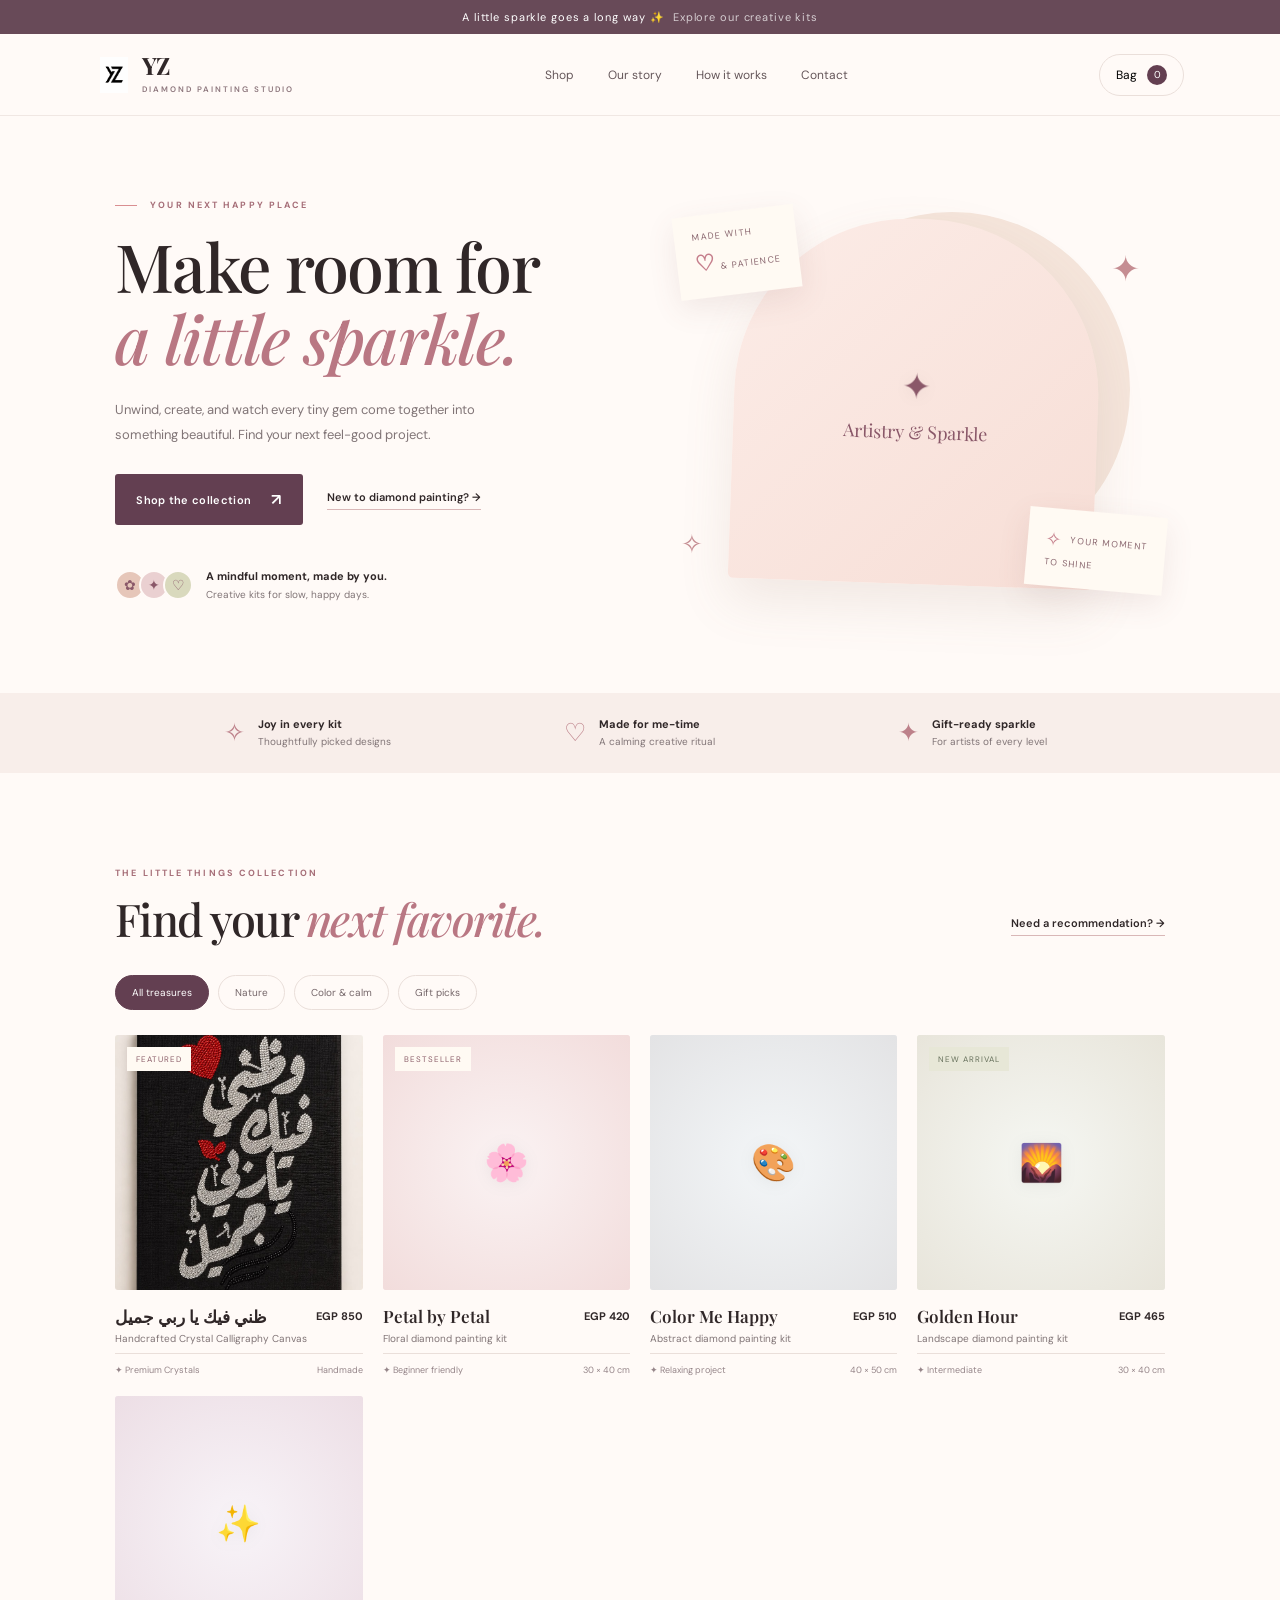
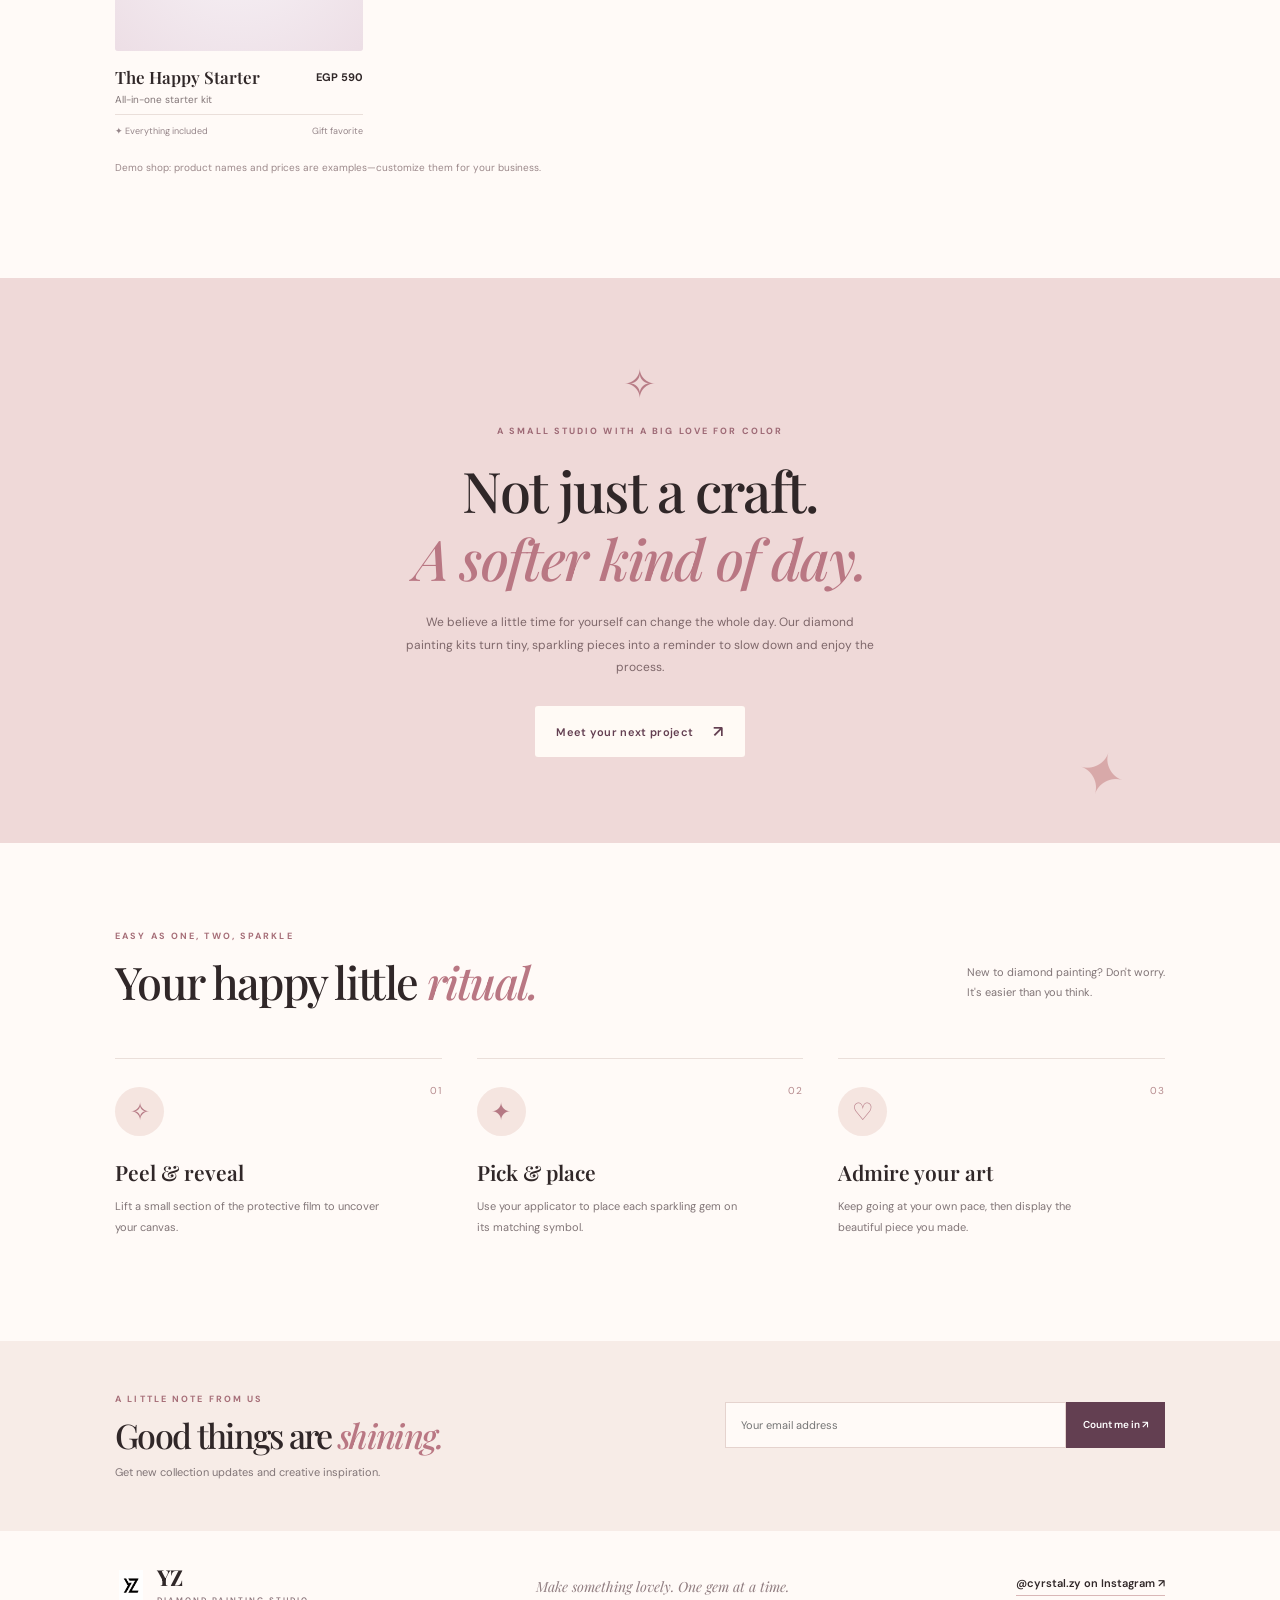
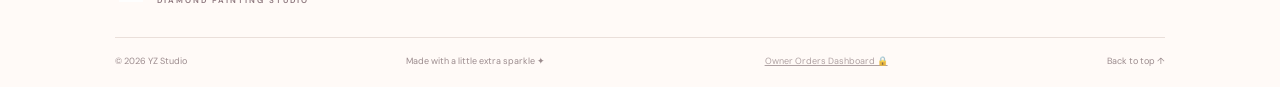
<file: index.html>
<!DOCTYPE html>
<html lang="en">
<head>
  <meta charset="UTF-8">
  <meta name="viewport" content="width=device-width, initial-scale=1.0">
  <meta name="theme-color" content="#fff8f5">
  <meta name="description" content="Discover beautiful diamond painting kits, sparkling art supplies, and thoughtful handmade gifts.">
  <title>YZ | Diamond Painting Studio</title>
  <link rel="preconnect" href="https://fonts.googleapis.com">
  <link rel="preconnect" href="https://fonts.gstatic.com" crossorigin>
  <link href="https://fonts.googleapis.com/css2?family=DM+Sans:wght@400;500;600;700&family=Playfair+Display:wght@500;600;700&display=swap" rel="stylesheet">
  <link rel="stylesheet" href="style.css?v=2">
  <script src="script.js?v=2" defer></script>
</head>
<body>
  <div class="announcement">A little sparkle goes a long way ✨ <span>Explore our creative kits</span></div>
  <header class="site-header">
    <a class="brand" href="#home" aria-label="YZ home">
      <img src="logo.png" alt="YZ Logo" class="brand-logo-img"><span>YZ<small>DIAMOND PAINTING STUDIO</small></span>
    </a>
    <button class="menu-toggle" id="menuToggle" aria-label="Open menu" aria-expanded="false">☰</button>
    <nav class="main-nav" id="mainNav">
      <a href="#shop">Shop</a><a href="#about">Our story</a><a href="#how-it-works">How it works</a><a href="https://www.instagram.com/cyrstal.zy?obrf=MWVlNjk5ZWZmbjJ0YQ==" target="_blank" rel="noopener noreferrer">Contact</a>
    </nav>
    <button class="cart-button" id="cartOpen" aria-label="Open shopping bag">Bag <span id="cartCount">0</span></button>
  </header>

  <main>
    <section class="hero" id="home">
      <div class="hero-copy">
        <p class="eyebrow"><span></span> YOUR NEXT HAPPY PLACE</p>
        <h1>Make room for<br><em>a little sparkle.</em></h1>
        <p class="hero-description">Unwind, create, and watch every tiny gem come together into something beautiful. Find your next feel-good project.</p>
        <div class="hero-actions"><a class="button button-dark" href="#shop">Shop the collection <span>↗</span></a><a class="text-link" href="#how-it-works">New to diamond painting? <span>→</span></a></div>
        <div class="hero-note"><div class="avatar-stack"><span>✿</span><span>✦</span><span>♡</span></div><p><strong>A mindful moment, made by you.</strong><br>Creative kits for slow, happy days.</p></div>
      </div>
      <div class="hero-art">
        <div class="sun-disc"></div>
        <div class="hero-image-frame placeholder-frame"><div class="art-placeholder-content"><span class="placeholder-icon">✦</span><span>Artistry & Sparkle</span></div></div>
        <div class="floating-note note-top">MADE WITH<br><b>♡</b> & PATIENCE</div>
        <div class="floating-note note-bottom"><span>✧</span> YOUR MOMENT<br>TO SHINE</div>
        <div class="sparkle sparkle-one">✦</div><div class="sparkle sparkle-two">✧</div>
      </div>
    </section>

    <section class="benefits" aria-label="Why shop with us">
      <div><span>✧</span><p><strong>Joy in every kit</strong><small>Thoughtfully picked designs</small></p></div>
      <div><span>♡</span><p><strong>Made for me-time</strong><small>A calming creative ritual</small></p></div>
      <div><span>✦</span><p><strong>Gift-ready sparkle</strong><small>For artists of every level</small></p></div>
    </section>

    <section class="shop-section section-wrap" id="shop">
      <div class="section-heading"><div><p class="eyebrow">THE LITTLE THINGS COLLECTION</p><h2>Find your <em>next favorite.</em></h2></div><a class="text-link desktop-link" href="https://www.instagram.com/cyrstal.zy?obrf=MWVlNjk5ZWZmbjJ0YQ==" target="_blank" rel="noopener noreferrer">Need a recommendation? →</a></div>
      <div class="filter-row" role="group" aria-label="Filter products">
        <button class="filter-chip active" data-filter="all">All treasures</button><button class="filter-chip" data-filter="nature">Nature</button><button class="filter-chip" data-filter="abstract">Color & calm</button><button class="filter-chip" data-filter="gifts">Gift picks</button>
      </div>
      <div class="product-grid" id="productGrid">
        <article class="product-card" data-category="gifts">
          <div class="product-image"><span class="product-tag">FEATURED</span><img src="product1.jpg" alt="ظني فيك يا ربي جميل - Diamond Painting Poster" style="width:100%; height:100%; object-fit:cover;"><button class="quick-add" data-id="zanni">＋ Add to bag</button></div>
          <div class="product-info"><div><h3>ظني فيك يا ربي جميل</h3><p>Handcrafted Crystal Calligraphy Canvas</p></div><strong class="price">EGP 850</strong></div><div class="product-meta"><span>✦ Premium Crystals</span><span>Handmade</span></div>
        </article>
        <article class="product-card" data-category="nature">
          <div class="product-image product-pink"><span class="product-tag">BESTSELLER</span><div class="product-placeholder"><span class="placeholder-icon">🌸</span></div><button class="quick-add" data-id="bloom">＋ Add to bag</button></div>
          <div class="product-info"><div><h3>Petal by Petal</h3><p>Floral diamond painting kit</p></div><strong class="price">EGP 420</strong></div><div class="product-meta"><span>✦ Beginner friendly</span><span>30 × 40 cm</span></div>
        </article>
        <article class="product-card" data-category="abstract">
          <div class="product-image product-blue"><div class="product-placeholder"><span class="placeholder-icon">🎨</span></div><button class="quick-add" data-id="color">＋ Add to bag</button></div>
          <div class="product-info"><div><h3>Color Me Happy</h3><p>Abstract diamond painting kit</p></div><strong class="price">EGP 510</strong></div><div class="product-meta"><span>✦ Relaxing project</span><span>40 × 50 cm</span></div>
        </article>
        <article class="product-card" data-category="nature">
          <div class="product-image product-green"><span class="product-tag tag-new">NEW ARRIVAL</span><div class="product-placeholder"><span class="placeholder-icon">🌄</span></div><button class="quick-add" data-id="golden">＋ Add to bag</button></div>
          <div class="product-info"><div><h3>Golden Hour</h3><p>Landscape diamond painting kit</p></div><strong class="price">EGP 465</strong></div><div class="product-meta"><span>✦ Intermediate</span><span>30 × 40 cm</span></div>
        </article>
        <article class="product-card" data-category="gifts">
          <div class="product-image product-lilac"><div class="product-placeholder"><span class="placeholder-icon">✨</span></div><button class="quick-add" data-id="starter">＋ Add to bag</button></div>
          <div class="product-info"><div><h3>The Happy Starter</h3><p>All-in-one starter kit</p></div><strong class="price">EGP 590</strong></div><div class="product-meta"><span>✦ Everything included</span><span>Gift favorite</span></div>
        </article>
      </div>
      <p class="demo-note">Demo shop: product names and prices are examples—customize them for your business.</p>
    </section>

    <section class="quote-section" id="about"><div class="quote-sparkle">✧</div><p class="eyebrow">A SMALL STUDIO WITH A BIG LOVE FOR COLOR</p><h2>Not just a craft.<br><em>A softer kind of day.</em></h2><p class="quote-copy">We believe a little time for yourself can change the whole day. Our diamond painting kits turn tiny, sparkling pieces into a reminder to slow down and enjoy the process.</p><a href="#shop" class="button button-light">Meet your next project <span>↗</span></a><div class="quote-decoration">✦</div></section>

    <section class="steps-section section-wrap" id="how-it-works">
      <div class="section-heading"><div><p class="eyebrow">EASY AS ONE, TWO, SPARKLE</p><h2>Your happy little <em>ritual.</em></h2></div><p class="heading-side">New to diamond painting? Don't worry.<br>It's easier than you think.</p></div>
      <div class="steps-grid"><div class="step"><span class="step-number">01</span><div class="step-icon">✧</div><h3>Peel & reveal</h3><p>Lift a small section of the protective film to uncover your canvas.</p></div><div class="step"><span class="step-number">02</span><div class="step-icon">✦</div><h3>Pick & place</h3><p>Use your applicator to place each sparkling gem on its matching symbol.</p></div><div class="step"><span class="step-number">03</span><div class="step-icon">♡</div><h3>Admire your art</h3><p>Keep going at your own pace, then display the beautiful piece you made.</p></div></div>
    </section>

    <section class="newsletter"><div><p class="eyebrow">A LITTLE NOTE FROM US</p><h2>Good things are <em>shining.</em></h2><p>Get new collection updates and creative inspiration.</p></div><form id="newsletterForm" class="newsletter-form"><label class="sr-only" for="emailInput">Your email address</label><input id="emailInput" type="email" placeholder="Your email address" required><button type="submit">Count me in ↗</button><p id="newsletterMessage" aria-live="polite"></p></form></section>
  </main>

  <footer class="site-footer" id="contact"><div class="footer-top"><a class="brand brand-footer" href="#home"><img src="logo.png" alt="YZ Logo" class="brand-logo-img"><span>YZ<small>DIAMOND PAINTING STUDIO</small></span></a><p>Make something lovely. One gem at a time.</p><a class="text-link" href="https://www.instagram.com/cyrstal.zy?obrf=MWVlNjk5ZWZmbjJ0YQ==" target="_blank" rel="noopener noreferrer">@cyrstal.zy on Instagram ↗</a></div><div class="footer-bottom"><span>© <span id="year"></span> YZ Studio</span><span>Made with a little extra sparkle ✦</span><a href="admin.html" style="text-decoration: underline; opacity:0.8;">Owner Orders Dashboard 🔒</a><a href="#home">Back to top ↑</a></div></footer>

  <div class="cart-overlay" id="cartOverlay" aria-hidden="true">
    <div class="cart-panel" role="dialog" aria-modal="true" aria-labelledby="cartTitle"><div class="cart-heading"><div><p class="eyebrow">YOUR LITTLE TREASURES</p><h2 id="cartTitle">Your bag <span id="cartCountHeading">(0)</span></h2></div><button id="cartClose" class="close-cart" aria-label="Close shopping bag">×</button></div><div id="cartItems" class="cart-items"><p class="empty-cart">Your bag is waiting for a little sparkle ✧</p></div><div class="cart-bottom"><div class="cart-total"><span>Subtotal</span><strong id="cartTotal">EGP 0</strong></div><p class="cart-disclaimer">Instant checkout with InstaPay or Cash on Delivery (COD).</p><button id="checkoutButton" class="button button-dark checkout-button">Proceed to Checkout ↗</button></div></div>
  </div>

  <!-- Real Checkout Modal -->
  <div class="checkout-overlay" id="checkoutOverlay" aria-hidden="true">
    <div class="checkout-modal" role="dialog" aria-modal="true" aria-labelledby="checkoutModalTitle">
      <div class="checkout-header">
        <div>
          <p class="eyebrow">SECURE CHECKOUT</p>
          <h2 id="checkoutModalTitle">Complete Your Order</h2>
        </div>
        <button id="checkoutClose" class="close-cart" aria-label="Close checkout">×</button>
      </div>

      <div class="checkout-body">
        <div class="order-summary-box">
          <div class="summary-row">
            <span>Items Total</span>
            <strong id="checkoutSummaryTotal">EGP 0</strong>
          </div>
          <div id="checkoutSummaryList" class="checkout-mini-list"></div>
        </div>

        <form id="orderForm" class="order-form">
          <h3 class="form-section-title">1. Shipping Details</h3>
          <div class="form-group">
            <label for="custName">Full Name *</label>
            <input type="text" id="custName" required placeholder="e.g. Sara Ahmed">
          </div>
          <div class="form-group">
            <label for="custEmail">Your Email Address (To receive order receipt) *</label>
            <input type="email" id="custEmail" required placeholder="e.g. sara@example.com">
          </div>
          <div class="form-group">
            <label for="custPhone">Phone Number / WhatsApp *</label>
            <input type="tel" id="custPhone" required placeholder="e.g. 010xxxxxxxx">
          </div>
          <div class="form-group">
            <label for="custCity">City / Governorate *</label>
            <input type="text" id="custCity" required placeholder="e.g. Cairo, Alexandria, Giza...">
          </div>
          <div class="form-group">
            <label for="custAddress">Full Delivery Address *</label>
            <textarea id="custAddress" required rows="2" placeholder="Building, Street, Apartment No."></textarea>
          </div>

          <h3 class="form-section-title">2. Choose Payment Method</h3>
          <div class="payment-options">
            <label class="payment-option">
              <input type="radio" name="paymentMethod" value="instapay" checked>
              <div class="payment-option-text">
                <strong>⚡ InstaPay Transfer</strong>
                <p>Transfer instantly via InstaPay app or IPA address</p>
              </div>
            </label>
            <label class="payment-option">
              <input type="radio" name="paymentMethod" value="cod">
              <div class="payment-option-text">
                <strong>💵 Cash on Delivery (COD)</strong>
                <p>Pay in cash directly upon receipt of your package</p>
              </div>
            </label>
          </div>

          <div id="instapayDetails" class="instapay-details-box">
            <p><strong>InstaPay Account / Handle:</strong></p>
            <div class="instapay-pill">
              <span>crystal.zy@instapay</span>
              <button type="button" id="copyInstapayBtn">Copy</button>
            </div>
            <small>After placing the order, send payment confirmation / screenshot on Instagram: <a href="https://www.instagram.com/cyrstal.zy?obrf=MWVlNjk5ZWZmbjJ0YQ==" target="_blank">@cyrstal.zy</a></small>
          </div>

          <button type="submit" id="placeOrderBtn" class="button button-dark place-order-btn">Confirm & Place Order ✦</button>
        </form>
      </div>
    </div>
  </div>

  <!-- Order Success Confirmation Modal -->
  <div class="success-overlay" id="successOverlay" aria-hidden="true">
    <div class="success-modal">
      <div class="success-icon">✓</div>
      <h2>Order Received!</h2>
      <p id="successMessage">Thank you! Your order has been placed successfully.</p>
      <div class="success-details" id="successOrderDetails"></div>
      <div style="display:flex; flex-direction:column; gap:10px; margin-top:10px;">
        <a id="successWhatsAppBtn" href="#" target="_blank" class="button button-dark" style="background:#25D366; color:white; border-color:#25D366;">Confirm via WhatsApp 💬</a>
        <a id="successInstaBtn" href="https://www.instagram.com/cyrstal.zy?obrf=MWVlNjk5ZWZmbjJ0YQ==" target="_blank" class="button button-dark">Chat on Instagram @cyrstal.zy ↗</a>
      </div>
      <button id="successCloseBtn" class="text-link" style="margin-top:15px; background:none; border:none; cursor:pointer;">Close & Continue Shopping</button>
    </div>
  </div>

  <div id="toast" class="toast" role="status" aria-live="polite"></div>
</body>
</html>
</file>
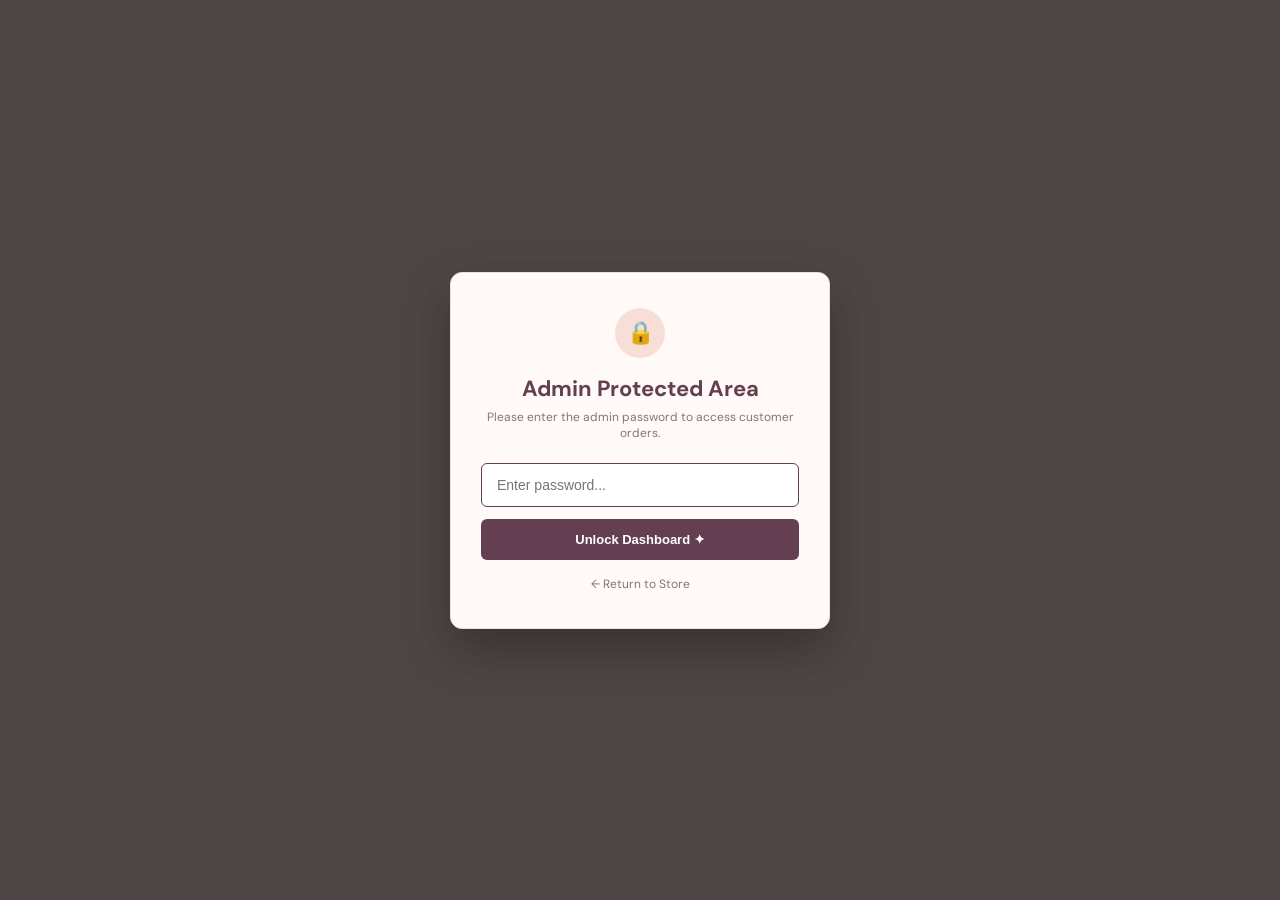
<file: admin.html>
<!DOCTYPE html>
<html lang="en">
<head>
  <meta charset="UTF-8">
  <meta name="viewport" content="width=device-width, initial-scale=1.0">
  <title>YZ Studio - Admin Orders Dashboard</title>
  <link rel="preconnect" href="https://fonts.googleapis.com">
  <link rel="preconnect" href="https://fonts.gstatic.com" crossorigin>
  <link href="https://fonts.googleapis.com/css2?family=DM+Sans:wght@400;500;600;700&display=swap" rel="stylesheet">
  <style>
    :root {
      --ink: #302728;
      --muted: #817577;
      --cream: #fffaf7;
      --plum: #633f51;
      --rose: #d98e91;
      --line: #eadfda;
      --white: #fff;
    }
    * { box-sizing: border-box; }
    body {
      margin: 0;
      background: #fbf5f2;
      color: var(--ink);
      font-family: 'DM Sans', sans-serif;
    }
    
    /* Login Screen Modal */
    .login-container {
      position: fixed;
      inset: 0;
      background: rgba(48, 39, 40, 0.85);
      backdrop-filter: blur(10px);
      display: flex;
      align-items: center;
      justify-content: center;
      z-index: 1000;
      padding: 20px;
    }
    .login-card {
      background: var(--cream);
      padding: 35px 30px;
      border-radius: 12px;
      max-width: 380px;
      width: 100%;
      text-align: center;
      box-shadow: 0 20px 50px rgba(0,0,0,0.3);
      border: 1px solid var(--line);
    }
    .login-icon {
      width: 50px;
      height: 50px;
      background: #f7ded6;
      color: var(--plum);
      border-radius: 50%;
      display: grid;
      place-items: center;
      font-size: 22px;
      margin: 0 auto 16px;
    }
    .login-card h2 {
      margin: 0 0 6px;
      font-size: 22px;
      color: var(--plum);
    }
    .login-card p {
      color: var(--muted);
      font-size: 12px;
      margin: 0 0 22px;
    }
    .login-input {
      width: 100%;
      padding: 13px 15px;
      border: 1px solid #d9c4bd;
      border-radius: 6px;
      font-size: 14px;
      margin-bottom: 12px;
      outline: none;
      background: white;
    }
    .login-input:focus {
      border-color: var(--plum);
    }
    .login-btn {
      width: 100%;
      padding: 13px;
      background: var(--plum);
      color: white;
      border: 0;
      border-radius: 6px;
      font-weight: 600;
      font-size: 13px;
      cursor: pointer;
      transition: background .2s;
    }
    .login-btn:hover {
      background: #4d3040;
    }
    .login-error {
      color: #d9534f;
      font-size: 11px;
      margin-top: 10px;
      display: none;
    }
    .back-home-link {
      display: inline-block;
      margin-top: 16px;
      color: var(--muted);
      font-size: 12px;
      text-decoration: none;
    }
    .back-home-link:hover {
      color: var(--plum);
    }

    /* Dashboard Layout */
    .dashboard-content {
      display: none;
      padding: 30px 5%;
    }
    .header {
      display: flex;
      justify-content: space-between;
      align-items: center;
      flex-wrap: wrap;
      gap: 15px;
      margin-bottom: 25px;
      padding-bottom: 20px;
      border-bottom: 1px solid var(--line);
    }
    h1 { margin: 0; font-size: 26px; color: var(--plum); }
    .header-actions { display: flex; gap: 10px; flex-wrap: wrap; }
    .btn {
      padding: 10px 18px;
      border-radius: 4px;
      font-size: 12px;
      font-weight: 600;
      text-decoration: none;
      border: 1px solid var(--plum);
      cursor: pointer;
      display: inline-flex;
      align-items: center;
      gap: 6px;
    }
    .btn-dark { background: var(--plum); color: white; }
    .btn-outline { background: white; color: var(--plum); }
    .btn-danger { background: #d9534f; color: white; border-color: #d9534f; }
    .stats {
      display: grid;
      grid-template-columns: repeat(auto-fit, minmax(200px, 1fr));
      gap: 15px;
      margin-bottom: 25px;
    }
    .stat-card {
      background: white;
      padding: 18px 20px;
      border-radius: 8px;
      border: 1px solid var(--line);
    }
    .stat-card span { font-size: 11px; color: var(--muted); text-transform: uppercase; letter-spacing: 1px; }
    .stat-card strong { display: block; font-size: 24px; margin-top: 5px; color: var(--plum); }
    .table-container {
      background: white;
      border-radius: 8px;
      border: 1px solid var(--line);
      overflow-x: auto;
      box-shadow: 0 4px 14px rgba(0,0,0,0.03);
    }
    table { width: 100%; border-collapse: collapse; text-align: left; font-size: 13px; }
    th {
      background: #faf0ec;
      padding: 14px 16px;
      font-weight: 600;
      color: var(--plum);
      border-bottom: 1px solid var(--line);
      white-space: nowrap;
    }
    td { padding: 14px 16px; border-bottom: 1px solid #f2e9e6; vertical-align: top; }
    tr:last-child td { border-bottom: none; }
    .tag {
      display: inline-block;
      padding: 4px 8px;
      border-radius: 12px;
      font-size: 10px;
      font-weight: 700;
    }
    .tag-instapay { background: #e0f2fe; color: #0369a1; }
    .tag-cod { background: #fef3c7; color: #92400e; }
    .empty-state {
      padding: 60px 20px;
      text-align: center;
      color: var(--muted);
    }
  </style>
</head>
<body>

  <!-- Secure Password Modal -->
  <div class="login-container" id="loginModal">
    <div class="login-card">
      <div class="login-icon">🔒</div>
      <h2>Admin Protected Area</h2>
      <p>Please enter the admin password to access customer orders.</p>
      
      <form id="loginForm">
        <input type="password" id="adminPassInput" class="login-input" placeholder="Enter password..." required autofocus>
        <button type="submit" class="login-btn">Unlock Dashboard ✦</button>
        <div id="loginError" class="login-error">Incorrect password. Please try again.</div>
      </form>
      <a href="index.html" class="back-home-link">← Return to Store</a>
    </div>
  </div>

  <!-- Dashboard Main View -->
  <div class="dashboard-content" id="dashboardContent">
    <div class="header">
      <div>
        <h1>YZ Orders Dashboard</h1>
        <p style="margin: 5px 0 0; color: var(--muted); font-size: 13px;">Live orders placed by customers on your store.</p>
      </div>
      <div class="header-actions">
        <a href="index.html" class="btn btn-outline">← Back to Shop</a>
        <a href="https://docs.google.com/spreadsheets/d/1OO3JtNWx0jM8m13xlsrA9yunnj3R5NsoQZrPz30yMao/edit#gid=0" target="_blank" class="btn btn-dark" style="background:#0f9d58; border-color:#0f9d58;">📊 Open Google Sheet Orders</a>
        <a href="https://mail.google.com" target="_blank" class="btn btn-dark" style="background:#ea4335; border-color:#ea4335;">📩 View All Live Orders in Gmail</a>
        <button id="changePassBtn" class="btn btn-outline">🔑 Change Password</button>
        <button id="exportBtn" class="btn btn-outline">📥 Export to CSV (Excel)</button>
        <button id="clearBtn" class="btn btn-danger">Clear Local Orders</button>
        <button id="logoutBtn" class="btn btn-outline" style="border-color:#817577; color:#817577;">Logout ↪</button>
      </div>
    </div>

    <div class="stats">
      <div class="stat-card">
        <span>Total Orders</span>
        <strong id="statTotalOrders">0</strong>
      </div>
      <div class="stat-card">
        <span>Total Sales</span>
        <strong id="statTotalSales">EGP 0</strong>
      </div>
      <div class="stat-card">
        <span>VIP Email Subscribers</span>
        <strong id="statTotalSubs">0</strong>
      </div>
    </div>

    <div class="table-container" style="margin-bottom: 30px;">
      <table id="ordersTable">
        <thead>
          <tr>
            <th>Date & Time</th>
            <th>Order ID</th>
            <th>Customer</th>
            <th>Phone</th>
            <th>City & Address</th>
            <th>Items Ordered</th>
            <th>Total</th>
            <th>Payment</th>
          </tr>
        </thead>
        <tbody id="ordersBody">
        </tbody>
      </table>
      <div id="emptyState" class="empty-state" style="display: none;">
        <p style="font-size: 16px; margin-bottom: 6px;">No orders yet ✧</p>
        <small>When customers place orders, they will appear right here in real time.</small>
      </div>
    </div>

    <!-- Newsletter Subscribers Section -->
    <div class="header" style="margin-top: 15px;">
      <div>
        <h2 style="margin: 0; font-size: 20px; color: var(--plum);">VIP Email Subscribers List</h2>
        <p style="margin: 5px 0 0; color: var(--muted); font-size: 12px;">Customers who subscribed with their real email address.</p>
      </div>
      <div>
        <button id="exportSubsBtn" class="btn btn-outline">📥 Export Emails (CSV)</button>
      </div>
    </div>
    <div class="table-container">
      <table id="subsTable">
        <thead>
          <tr>
            <th>Subscribed Date</th>
            <th>Customer Email Address</th>
            <th>Action</th>
          </tr>
        </thead>
        <tbody id="subsBody"></tbody>
      </table>
      <div id="emptySubsState" class="empty-state" style="display: none;">
        <p style="font-size: 15px; margin-bottom: 4px;">No email subscribers yet ✉️</p>
        <small>When visitors submit their email in the footer newsletter box, they will appear here.</small>
      </div>
    </div>
  </div>

  <script>
    // Default password is "yz2026", can be changed anytime
    function getStoredPassword() {
      return localStorage.getItem("yz_admin_pass") || "yz2026";
    }

    const loginModal = document.getElementById("loginModal");
    const dashboardContent = document.getElementById("dashboardContent");
    const loginForm = document.getElementById("loginForm");
    const adminPassInput = document.getElementById("adminPassInput");
    const loginError = document.getElementById("loginError");
    const logoutBtn = document.getElementById("logoutBtn");
    const changePassBtn = document.getElementById("changePassBtn");

    // Check if session is already active
    if (sessionStorage.getItem("yz_admin_authenticated") === "true") {
      showDashboard();
    }

    loginForm.addEventListener("submit", (e) => {
      e.preventDefault();
      const enteredPass = adminPassInput.value.trim();
      const correctPass = getStoredPassword();

      if (enteredPass === correctPass) {
        sessionStorage.setItem("yz_admin_authenticated", "true");
        loginError.style.display = "none";
        showDashboard();
      } else {
        loginError.style.display = "block";
        adminPassInput.value = "";
        adminPassInput.focus();
      }
    });

    function showDashboard() {
      loginModal.style.display = "none";
      dashboardContent.style.display = "block";
      loadOrders();
      loadSubscribers();
    }

    logoutBtn.addEventListener("click", () => {
      sessionStorage.removeItem("yz_admin_authenticated");
      location.reload();
    });

    changePassBtn.addEventListener("click", () => {
      const current = prompt("Enter current password:");
      if (current !== getStoredPassword()) {
        alert("Incorrect current password!");
        return;
      }
      const newPass = prompt("Enter new password (min 4 characters):");
      if (newPass && newPass.trim().length >= 4) {
        localStorage.setItem("yz_admin_pass", newPass.trim());
        alert("Password updated successfully!");
      } else if (newPass !== null) {
        alert("Password must be at least 4 characters long.");
      }
    });

    let cachedOrders = [];
    let cachedSubs = [];

    async function loadOrders() {
      let orders = [];
      try {
        const res = await fetch('/api/orders');
        if (res.ok) {
          orders = await res.json();
          localStorage.setItem("yz_orders", JSON.stringify(orders));
        } else {
          throw new Error('API request failed');
        }
      } catch (err) {
        // Fallback to localStorage if server API unreachable
        orders = JSON.parse(localStorage.getItem("yz_orders") || "[]");
      }
      cachedOrders = orders;

      const tbody = document.getElementById("ordersBody");
      const emptyState = document.getElementById("emptyState");
      const statTotalOrders = document.getElementById("statTotalOrders");
      const statTotalSales = document.getElementById("statTotalSales");

      statTotalOrders.textContent = orders.length;
      const totalRevenue = orders.reduce((sum, ord) => sum + (ord.total || 0), 0);
      statTotalSales.textContent = `EGP ${totalRevenue.toLocaleString()}`;

      if (orders.length === 0) {
        tbody.innerHTML = "";
        emptyState.style.display = "block";
        return;
      }

      emptyState.style.display = "none";
      tbody.innerHTML = orders.map(ord => {
        const isInstapay = ord.paymentMethod === "instapay";
        return `
          <tr>
            <td style="white-space:nowrap; color:#776c6e;">${ord.date || "Just now"}</td>
            <td><strong>#${ord.orderId}</strong></td>
            <td><strong>${ord.name}</strong></td>
            <td><a href="https://wa.me/${ord.phone.replace(/[^0-9]/g, '')}" target="_blank" style="color: #633f51; text-decoration: underline;">${ord.phone}</a></td>
            <td>${ord.address}, <strong>${ord.city}</strong></td>
            <td>${ord.itemsText}</td>
            <td><strong>EGP ${Number(ord.total || 0).toLocaleString()}</strong></td>
            <td><span class="tag ${isInstapay ? 'tag-instapay' : 'tag-cod'}">${isInstapay ? '⚡ InstaPay' : '💵 Cash on Delivery'}</span></td>
          </tr>
        `;
      }).join("");
    }

    document.getElementById("clearBtn").addEventListener("click", async () => {
      if (confirm("Are you sure you want to clear all recorded orders?")) {
        try {
          await fetch('/api/orders', { method: 'DELETE' });
        } catch (e) {}
        localStorage.removeItem("yz_orders");
        loadOrders();
      }
    });

    async function loadSubscribers() {
      let subs = [];
      try {
        const res = await fetch('/api/subscribers');
        if (res.ok) {
          subs = await res.json();
          localStorage.setItem("yz_newsletter_subscribers", JSON.stringify(subs));
        } else {
          throw new Error('API request failed');
        }
      } catch (err) {
        subs = JSON.parse(localStorage.getItem("yz_newsletter_subscribers") || "[]");
      }
      cachedSubs = subs;

      const tbody = document.getElementById("subsBody");
      const emptySubsState = document.getElementById("emptySubsState");
      const statTotalSubs = document.getElementById("statTotalSubs");

      statTotalSubs.textContent = subs.length;

      if (subs.length === 0) {
        tbody.innerHTML = "";
        emptySubsState.style.display = "block";
        return;
      }

      emptySubsState.style.display = "none";
      tbody.innerHTML = subs.map((s, idx) => `
        <tr>
          <td style="color:#776c6e; white-space:nowrap;">${s.subscribedAt || "Recently"}</td>
          <td><strong style="color:var(--plum);">${s.email}</strong></td>
          <td><a href="mailto:${s.email}" style="color:var(--rose); text-decoration:underline; font-weight:600;">Send Email ↗</a></td>
        </tr>
      `).join("");
    }

    // Auto-refresh orders every 10 seconds so laptop and mobile stay in sync live
    setInterval(() => {
      if (sessionStorage.getItem("yz_admin_authenticated") === "true") {
        loadOrders();
        loadSubscribers();
      }
    }, 10000);

    document.getElementById("exportBtn").addEventListener("click", () => {
      const orders = cachedOrders.length ? cachedOrders : JSON.parse(localStorage.getItem("yz_orders") || "[]");
      if (!orders.length) {
        alert("No orders to export yet!");
        return;
      }
      let csv = "Order ID,Date,Customer Name,Phone,City,Address,Items,Total,Payment Method\n";
      orders.forEach(o => {
        csv += `"${o.orderId}","${o.date}","${o.name}","${o.phone}","${o.city}","${(o.address || '').replace(/"/g, '""')}","${o.itemsText}","EGP ${o.total}","${o.paymentMethod}"\n`;
      });
      const blob = new Blob([csv], { type: "text/csv;charset=utf-8;" });
      const link = document.createElement("a");
      link.href = URL.createObjectURL(blob);
      link.download = `YZ_Orders_${new Date().toISOString().slice(0,10)}.csv`;
      link.click();
    });

    document.getElementById("exportSubsBtn").addEventListener("click", () => {
      const subs = cachedSubs.length ? cachedSubs : JSON.parse(localStorage.getItem("yz_newsletter_subscribers") || "[]");
      if (!subs.length) {
        alert("No subscribers to export yet!");
        return;
      }
      let csv = "Subscribed Date,Email Address\n";
      subs.forEach(s => {
        csv += `"${s.subscribedAt}","${s.email}"\n`;
      });
      const blob = new Blob([csv], { type: "text/csv;charset=utf-8;" });
      const link = document.createElement("a");
      link.href = URL.createObjectURL(blob);
      link.download = `YZ_Subscribers_${new Date().toISOString().slice(0,10)}.csv`;
      link.click();
    });
  </script>
</body>
</html>
</file>
<file: style.css>
:root{--ink:#302728;--muted:#817577;--cream:#fffaf7;--pink:#f5d9d7;--rose:#d98e91;--plum:#633f51;--line:#eadfda;--white:#fff;--serif:"Playfair Display",Georgia,serif;--sans:"DM Sans",Arial,sans-serif}*{box-sizing:border-box}html{scroll-behavior:smooth;scroll-padding-top:90px}body{margin:0;background:var(--cream);color:var(--ink);font-family:var(--sans);font-size:14px}a{color:inherit;text-decoration:none}button,input{font:inherit}button{cursor:pointer}.announcement{height:34px;background:#684a58;color:white;text-align:center;font-size:11px;letter-spacing:.08em;display:flex;align-items:center;justify-content:center;gap:8px}.announcement span{opacity:.72}.site-header{height:82px;padding:0 7.5%;display:flex;align-items:center;justify-content:space-between;background:rgba(255,250,247,.94);position:sticky;top:0;z-index:20;border-bottom:1px solid rgba(234,223,218,.7);backdrop-filter:blur(14px)}.brand{display:flex;align-items:center;gap:10px;font-family:var(--serif);font-size:24px;line-height:.9;font-weight:700;letter-spacing:-1px}.brand-mark{color:var(--rose);font-size:31px}.brand-amp{color:var(--rose)}.brand small{display:block;font:600 8px var(--sans);letter-spacing:2px;margin-top:7px;color:#8d777d}.main-nav{display:flex;gap:34px;color:#65575a;font-size:12px}.main-nav a:hover,.text-link:hover{color:var(--rose)}.cart-button{border:1px solid var(--line);border-radius:30px;padding:10px 16px;background:transparent;font-size:12px}.cart-button span{display:inline-grid;place-items:center;margin-left:7px;background:var(--plum);color:white;border-radius:50%;width:20px;height:20px;font-size:10px}.menu-toggle{display:none;border:0;background:none;font-size:23px}.hero{padding:65px 9% 72px;min-height:570px;display:grid;grid-template-columns:1fr 1fr;align-items:center;gap:5%;overflow:hidden}.hero-copy{max-width:500px}.eyebrow{font-size:9px;font-weight:700;letter-spacing:2.1px;color:#a66e78;margin:0 0 19px}.hero .eyebrow span{display:inline-block;width:22px;height:1px;background:var(--rose);vertical-align:middle;margin-right:9px}h1,h2,h3,p{margin-top:0}h1,h2{font-family:var(--serif);font-weight:500;letter-spacing:-1.7px}h1{font-size:clamp(44px,5.2vw,72px);line-height:1.08;margin-bottom:24px}h1 em,h2 em{font-weight:500;color:#b97783} .hero-description{max-width:390px;line-height:1.9;color:var(--muted);font-size:13px;margin-bottom:27px}.hero-actions{display:flex;align-items:center;gap:24px;flex-wrap:wrap}.button{display:inline-flex;align-items:center;justify-content:center;gap:20px;padding:15px 21px;border-radius:3px;font-weight:600;font-size:11px;letter-spacing:.03em;border:0;transition:transform .2s,background .2s}.button:hover{transform:translateY(-2px)}.button-dark{background:var(--plum);color:white}.button-dark:hover{background:#4d3040}.button span{font-size:16px}.text-link{font-size:11px;font-weight:600;border-bottom:1px solid #d9b7b7;padding-bottom:5px}.hero-note{display:flex;align-items:center;gap:13px;margin-top:42px}.avatar-stack{display:flex}.avatar-stack span{display:grid;place-items:center;width:30px;height:30px;border-radius:50%;border:2px solid var(--cream);margin-left:-6px;background:#ead0d1;color:#8a5869}.avatar-stack span:first-child{margin-left:0;background:#e6c6b9}.avatar-stack span:last-child{background:#d9d9bd}.hero-note p{font-size:10px;line-height:1.7;color:var(--muted);margin:0}.hero-note strong{color:var(--ink);font-size:11px}.hero-art{height:440px;position:relative;display:grid;place-items:center}.sun-disc{position:absolute;width:355px;height:355px;background:#f5e5db;border-radius:50%;right:7%;top:7%}.hero-image-frame{position:relative;width:73%;height:365px;overflow:hidden;border-radius:48% 48% 5px 5px;transform:rotate(2deg);box-shadow:0 22px 50px #8e6c6220}.hero-image-frame img{width:100%;height:100%;object-fit:cover;filter:saturate(.8)}.floating-note{position:absolute;background:#fffaf3;box-shadow:0 10px 30px #7c56521c;padding:15px 18px;font-size:9px;line-height:1.7;letter-spacing:1.4px;color:#8b6870}.note-top{top:30px;left:2%;transform:rotate(-7deg)}.note-top b{font-size:22px;color:#c57e8b}.note-bottom{bottom:31px;right:0;transform:rotate(5deg)}.note-bottom span{font-size:19px;color:#c57e8b;vertical-align:middle;margin-right:4px}.sparkle{position:absolute;color:#c58d92}.sparkle-one{font-size:35px;top:65px;right:5%}.sparkle-two{font-size:26px;bottom:60px;left:3%}.benefits{background:#f8eeea;padding:23px 12%;display:grid;grid-template-columns:repeat(3,1fr);gap:25px}.benefits>div{display:flex;align-items:center;justify-content:center;gap:13px}.benefits>div>span{font-size:25px;color:#bd818a}.benefits p{margin:0;line-height:1.6}.benefits strong,.benefits small{display:block}.benefits strong{font-size:11px}.benefits small{font-size:10px;color:var(--muted)}.section-wrap{padding:94px 9%}.section-heading{display:flex;align-items:end;justify-content:space-between;gap:20px}.section-heading h2,.newsletter h2{font-size:clamp(32px,4vw,45px);line-height:1.15;margin:0}.section-heading .eyebrow{margin-bottom:14px}.desktop-link{margin-bottom:8px}.filter-row{display:flex;gap:9px;margin:31px 0 25px;flex-wrap:wrap}.filter-chip{background:transparent;border:1px solid var(--line);border-radius:30px;padding:10px 16px;color:#75676a;font-size:10px}.filter-chip.active,.filter-chip:hover{background:var(--plum);color:white;border-color:var(--plum)}.product-grid{display:grid;grid-template-columns:repeat(4,minmax(0,1fr));gap:20px}.product-card{min-width:0}.product-image{height:255px;position:relative;overflow:hidden;background:#f3dedc;border-radius:3px}.product-image img{width:100%;height:100%;object-fit:cover;transition:transform .45s}.product-card:hover .product-image img{transform:scale(1.06)}.product-pink{background:#f0d6d8}.product-blue{background:#d7e1e7}.product-green{background:#dfe4d6}.product-lilac{background:#e7d9e8}.product-tag{position:absolute;z-index:2;top:12px;left:12px;background:#fffaf3;padding:7px 9px;font-size:8px;letter-spacing:1px;color:#8c5f6a}.tag-new{background:#e7e7d7;color:#66705b}.quick-add{position:absolute;bottom:10px;left:10px;right:10px;background:#fffaf3ed;border:0;padding:12px;font-size:10px;font-weight:700;opacity:0;transform:translateY(7px);transition:.2s}.product-card:hover .quick-add,.quick-add:focus{opacity:1;transform:translateY(0)}.product-info{display:flex;justify-content:space-between;gap:8px;padding:15px 0 8px}.product-info h3{font-family:var(--serif);font-size:17px;font-weight:600;margin:0 0 5px}.product-info p{font-size:10px;color:var(--muted);margin:0}.price{font-size:11px;white-space:nowrap;padding-top:4px}.product-meta{border-top:1px solid var(--line);padding-top:10px;display:flex;justify-content:space-between;gap:5px;color:#958589;font-size:9px}.demo-note{font-size:10px;color:#9c898b;margin-top:24px}.quote-section{position:relative;text-align:center;background:#efd9d8;padding:80px 20px 86px;overflow:hidden}.quote-section .eyebrow{color:#9d6975}.quote-section h2{font-size:clamp(37px,5vw,56px);line-height:1.2;margin-bottom:20px}.quote-copy{max-width:475px;margin:0 auto 27px;color:#7e676a;line-height:1.9;font-size:12px}.button-light{background:#fffaf5;color:var(--plum)}.quote-sparkle{font-size:40px;color:#b87c86;margin-bottom:15px}.quote-decoration{position:absolute;right:12%;bottom:30px;font-size:58px;color:#d8a9a9;transform:rotate(18deg)}.steps-section{padding-top:87px;padding-bottom:92px}.heading-side{font-size:11px;color:var(--muted);line-height:1.8;margin:0 0 5px}.steps-grid{display:grid;grid-template-columns:repeat(3,1fr);gap:35px;margin-top:50px}.step{position:relative;border-top:1px solid var(--line);padding-top:28px}.step-number{position:absolute;right:0;top:25px;font-size:10px;color:#b58a8d;letter-spacing:1px}.step-icon{width:49px;height:49px;border-radius:50%;display:grid;place-items:center;background:#f5e5e0;color:#b57984;font-size:24px;margin-bottom:22px}.step h3{font-family:var(--serif);font-size:21px;font-weight:600;margin-bottom:10px}.step p{font-size:11px;line-height:1.9;color:var(--muted);max-width:270px}.newsletter{background:#f7ece7;padding:52px 9%;display:flex;align-items:center;justify-content:space-between;gap:35px}.newsletter .eyebrow{margin-bottom:11px}.newsletter h2{font-size:34px;margin-bottom:10px}.newsletter>div>p:last-child{color:var(--muted);font-size:11px;margin:0}.newsletter-form{width:min(440px,100%);display:grid;grid-template-columns:1fr auto;position:relative}.newsletter-form input{min-width:0;border:1px solid #e5d3ce;background:#fffaf7;padding:15px;font-size:11px;outline:none}.newsletter-form input:focus{border-color:#b57984}.newsletter-form button{border:0;background:var(--plum);color:white;padding:0 17px;font-size:10px;font-weight:600}.newsletter-form #newsletterMessage{grid-column:1/-1;margin:8px 0 0;color:#795664;font-size:10px;min-height:14px}.site-footer{padding:37px 9% 20px}.footer-top{display:flex;align-items:center;justify-content:space-between;gap:20px;padding-bottom:32px}.brand-footer{font-size:22px}.footer-top>p{font-family:var(--serif);font-style:italic;color:#907d80;font-size:14px;margin:0}.footer-bottom{border-top:1px solid var(--line);padding-top:17px;display:flex;justify-content:space-between;gap:15px;color:#9b8b8d;font-size:9px}.sr-only{position:absolute;width:1px;height:1px;padding:0;margin:-1px;overflow:hidden;clip:rect(0,0,0,0);white-space:nowrap;border:0}.cart-overlay{position:fixed;inset:0;background:#241a1b80;z-index:50;opacity:0;visibility:hidden;transition:.25s}.cart-overlay.open{opacity:1;visibility:visible}.cart-panel{position:absolute;right:0;top:0;height:100%;width:min(440px,100%);background:var(--cream);padding:27px;display:flex;flex-direction:column;transform:translateX(100%);transition:transform .3s}.cart-overlay.open .cart-panel{transform:translateX(0)}.cart-heading{display:flex;justify-content:space-between;align-items:center;border-bottom:1px solid var(--line);padding-bottom:18px}.cart-heading .eyebrow{margin-bottom:8px}.cart-heading h2{font-size:29px;margin:0}.cart-heading h2 span{font:12px var(--sans);color:var(--muted)}.close-cart{border:0;background:none;font-size:30px;color:var(--muted)}.cart-items{flex:1;overflow:auto;padding:15px 0}.empty-cart{text-align:center;color:var(--muted);margin-top:45px;line-height:1.8}.cart-item{display:grid;grid-template-columns:1fr auto;gap:8px;padding:16px 0;border-bottom:1px solid var(--line)}.cart-item h3{font-family:var(--serif);font-size:17px;margin:0 0 5px}.cart-item p{color:var(--muted);font-size:11px;margin:0}.cart-item-controls{display:flex;align-items:center;gap:10px;margin-top:10px}.cart-item-controls button{border:1px solid var(--line);background:transparent;width:25px;height:25px}.remove-item{border:0!important;width:auto!important;color:#a06b74;font-size:10px;text-decoration:underline}.cart-bottom{border-top:1px solid var(--line);padding-top:18px}.cart-total{display:flex;justify-content:space-between;font-size:13px}.cart-disclaimer{font-size:10px;color:var(--muted);line-height:1.6;margin:13px 0}.checkout-button{width:100%}.toast{position:fixed;bottom:25px;left:50%;transform:translate(-50%,20px);background:var(--plum);color:white;padding:13px 20px;font-size:11px;z-index:70;opacity:0;pointer-events:none;transition:.25s}.toast.show{opacity:1;transform:translate(-50%,0)}@media(max-width:1000px){.site-header{padding:0 5%}.hero{padding-left:6%;padding-right:6%}.section-wrap{padding-left:6%;padding-right:6%}.product-grid{grid-template-columns:repeat(2,minmax(0,1fr));gap:30px 20px}.product-image{height:310px}.hero-art{height:390px}.hero-image-frame{height:320px}.sun-disc{width:300px;height:300px}.newsletter{padding-left:6%;padding-right:6%}}@media(max-width:700px){.announcement{font-size:9px}.site-header{height:70px;padding:0 5%;gap:15px}.brand{font-size:21px}.brand-mark{font-size:27px}.menu-toggle{display:block;margin-left:auto}.main-nav{display:none;position:absolute;top:69px;left:0;right:0;padding:22px 6%;background:var(--cream);border-bottom:1px solid var(--line);flex-direction:column;gap:19px}.main-nav.open{display:flex}.cart-button{padding:7px 10px}.hero{grid-template-columns:1fr;padding:49px 7% 42px;gap:15px}.hero-copy{max-width:none}.hero h1{font-size:53px}.hero-description{font-size:12px}.hero-note{margin-top:28px}.hero-art{height:330px;margin-top:8px}.hero-image-frame{width:68%;height:285px}.sun-disc{width:270px;height:270px;right:10%;top:6%}.note-top{left:6%;top:10px}.note-bottom{right:4%;bottom:15px}.benefits{padding:20px 7%;grid-template-columns:1fr;gap:15px}.benefits>div{justify-content:flex-start}.section-wrap{padding:65px 6%}.section-heading{align-items:flex-start;flex-direction:column}.section-heading h2{font-size:37px}.desktop-link{display:none}.product-grid{gap:26px 12px}.product-image{height:clamp(175px,54vw,280px)}.product-info{flex-direction:column;gap:8px;padding-top:12px}.product-info h3{font-size:16px}.product-meta{font-size:8px;flex-wrap:wrap}.quick-add{opacity:1;transform:none;font-size:9px;padding:10px}.quote-section{padding:65px 8%}.quote-copy{font-size:11px}.steps-grid{grid-template-columns:1fr;gap:25px;margin-top:35px}.step{padding-top:20px}.step-number{top:19px}.step-icon{margin-bottom:14px}.heading-side{margin-top:8px}.newsletter{padding:42px 6%;display:block}.newsletter h2{font-size:32px}.newsletter-form{margin-top:23px}.newsletter-form button{padding:0 12px}.footer-top{align-items:flex-start;flex-direction:column;gap:18px}.footer-bottom{flex-wrap:wrap;line-height:1.7}.cart-panel{padding:22px}.quote-decoration{right:4%;font-size:40px}}@media(prefers-reduced-motion:reduce){*,*::before,*::after{scroll-behavior:auto!important;transition:none!important}}.brand-logo-img{width:36px;height:36px;object-fit:contain;border-radius:4px;display:inline-block}.brand-footer .brand-logo-img{width:32px;height:32px}.product-placeholder{width:100%;height:100%;display:flex;align-items:center;justify-content:center;background:radial-gradient(circle at center, rgba(255,255,255,0.7) 0%, rgba(245,230,225,0.4) 100%)}.placeholder-icon{font-size:36px;filter:drop-shadow(0 2px 8px rgba(0,0,0,0.06))}.placeholder-frame{background:linear-gradient(135deg, #fcece7 0%, #f7ded6 100%);display:flex;align-items:center;justify-content:center}.art-placeholder-content{text-align:center;color:#8a5869;display:flex;flex-direction:column;align-items:center;gap:12px;font-family:var(--serif);font-size:18px}
.checkout-overlay,.success-overlay{position:fixed;inset:0;background:#241a1bb3;z-index:60;opacity:0;visibility:hidden;display:flex;align-items:center;justify-content:center;padding:15px;transition:.25s}
.checkout-overlay.open,.success-overlay.open{opacity:1;visibility:visible}
.checkout-modal{background:var(--cream);border-radius:8px;max-width:520px;width:100%;max-height:90vh;display:flex;flex-direction:column;box-shadow:0 25px 60px rgba(0,0,0,.25);overflow:hidden}
.checkout-header{display:flex;justify-content:space-between;align-items:center;padding:20px 25px;border-bottom:1px solid var(--line)}
.checkout-header h2{font-size:24px;margin:0}
.checkout-body{padding:20px 25px;overflow-y:auto}
.order-summary-box{background:#fdf2ee;border:1px solid #ebd9d2;border-radius:6px;padding:15px;margin-bottom:20px}
.summary-row{display:flex;justify-content:space-between;font-size:14px;font-weight:600;margin-bottom:8px}
.checkout-mini-list{font-size:12px;color:var(--muted);display:flex;flex-direction:column;gap:5px}
.form-section-title{font-size:13px;text-transform:uppercase;letter-spacing:1px;color:var(--plum);margin:16px 0 10px;font-weight:700}
.form-group{margin-bottom:12px;display:flex;flex-direction:column;gap:5px}
.form-group label{font-size:11px;font-weight:600;color:#55474a}
.form-group input,.form-group textarea{border:1px solid #dcc9c4;background:#fff;border-radius:4px;padding:10px 12px;font-size:13px;outline:none}
.form-group input:focus,.form-group textarea:focus{border-color:var(--rose)}
.payment-options{display:flex;flex-direction:column;gap:9px;margin-bottom:14px}
.payment-option{display:flex;align-items:flex-start;gap:12px;background:#fff;border:1px solid #e2d2cd;padding:12px 14px;border-radius:6px;cursor:pointer;transition:border-color .2s}
.payment-option:hover{border-color:var(--rose)}
.payment-option input{margin-top:3px;accent-color:var(--plum)}
.payment-option-text strong{font-size:12px;display:block}
.payment-option-text p{font-size:11px;color:var(--muted);margin:3px 0 0}
.instapay-details-box{background:#f8ece7;border-left:3px solid var(--rose);padding:12px 14px;border-radius:0 4px 4px 0;margin-bottom:18px}
.instapay-details-box p{margin:0 0 6px;font-size:11px}
.instapay-pill{display:flex;align-items:center;justify-content:space-between;background:#fff;border:1px dashed #cfb2b7;padding:7px 10px;border-radius:4px;margin-bottom:6px;font-family:monospace;font-size:12px;font-weight:600}
.instapay-pill button{border:0;background:var(--plum);color:white;border-radius:3px;padding:3px 9px;font-size:10px;font-family:var(--sans)}
.instapay-details-box small{font-size:10px;color:var(--muted);line-height:1.5;display:block}
.instapay-details-box small a{color:var(--plum);font-weight:600;text-decoration:underline}
.place-order-btn{width:100%;margin-top:10px;padding:14px}
.success-modal{background:var(--cream);border-radius:8px;max-width:440px;width:100%;padding:35px 25px;text-align:center;box-shadow:0 25px 60px rgba(0,0,0,.25)}
.success-icon{width:56px;height:56px;background:#5cb85c;color:white;border-radius:50%;display:grid;place-items:center;font-size:28px;margin:0 auto 16px}
.success-modal h2{font-size:26px;margin:0 0 8px}
.success-details{background:#fff;border:1px solid #ecd8d3;padding:14px;border-radius:6px;font-size:12px;text-align:left;line-height:1.7;margin:18px 0;color:#55474a}
</file>
